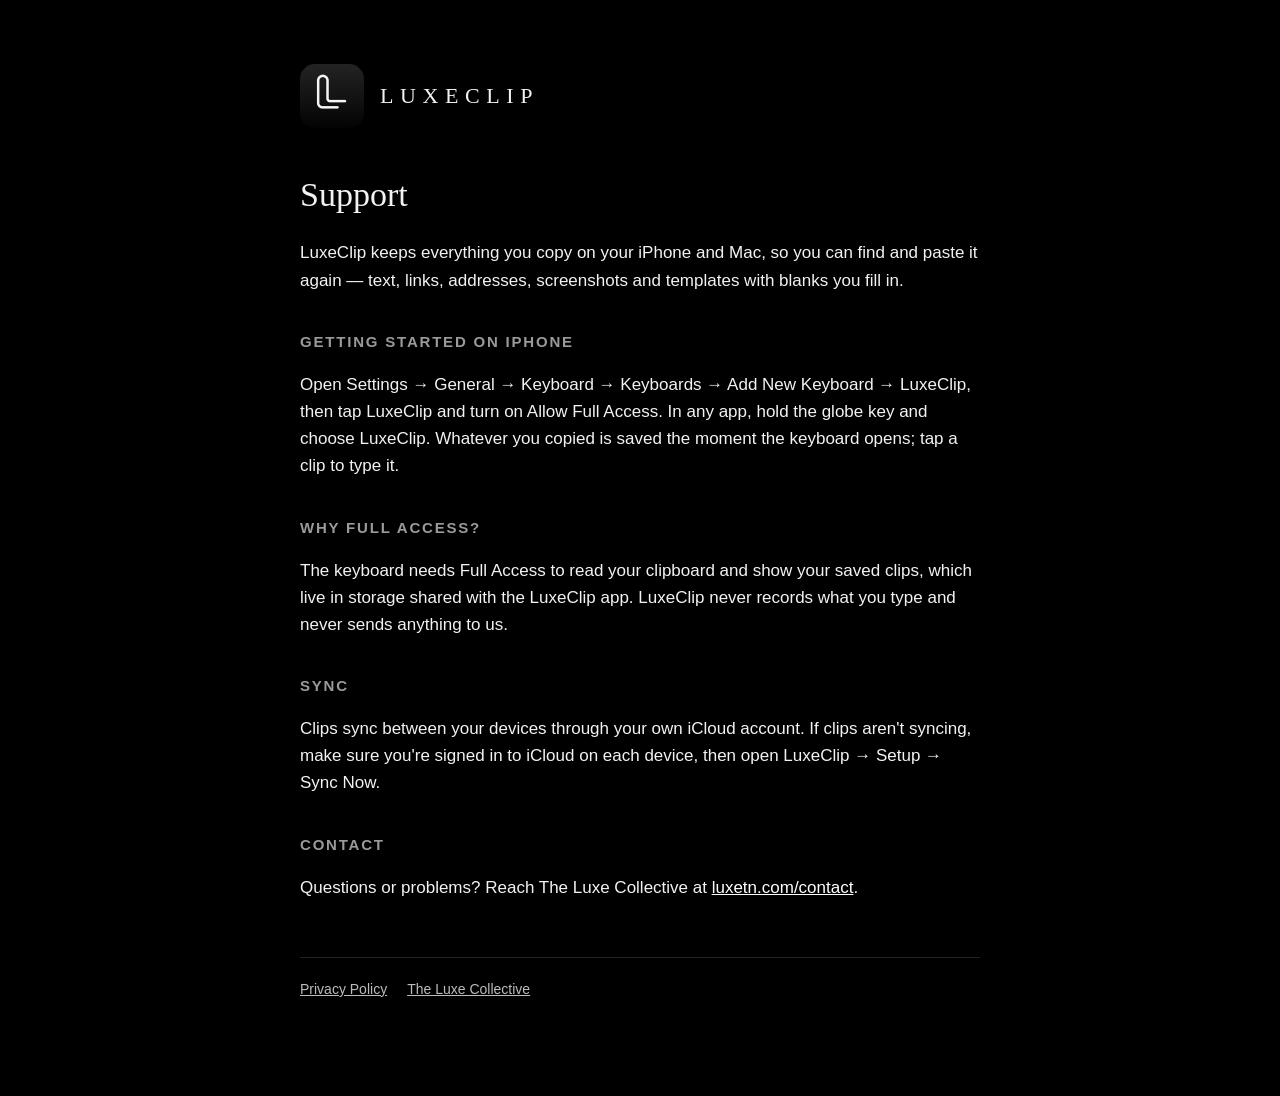
<file: index.html>
<!doctype html>
<html lang="en"><head><meta charset="utf-8"><meta name="viewport" content="width=device-width, initial-scale=1">
<title>LuxeClip Support</title><link rel="stylesheet" href="style.css"></head>
<body><main>
<header><img src="icon.png" alt=""><span class="wordmark">LUXECLIP</span></header>
<h1>Support</h1>
<p>LuxeClip keeps everything you copy on your iPhone and Mac, so you can find and paste it again — text, links, addresses, screenshots and templates with blanks you fill in.</p>
<h2>Getting started on iPhone</h2>
<p>Open Settings → General → Keyboard → Keyboards → Add New Keyboard → LuxeClip, then tap LuxeClip and turn on Allow Full Access. In any app, hold the globe key and choose LuxeClip. Whatever you copied is saved the moment the keyboard opens; tap a clip to type it.</p>
<h2>Why Full Access?</h2>
<p>The keyboard needs Full Access to read your clipboard and show your saved clips, which live in storage shared with the LuxeClip app. LuxeClip never records what you type and never sends anything to us.</p>
<h2>Sync</h2>
<p>Clips sync between your devices through your own iCloud account. If clips aren't syncing, make sure you're signed in to iCloud on each device, then open LuxeClip → Setup → Sync Now.</p>
<h2>Contact</h2>
<p>Questions or problems? Reach The Luxe Collective at <a href="https://luxetn.com/contact">luxetn.com/contact</a>.</p>
<nav><a href="privacy.html">Privacy Policy</a><a href="https://luxetn.com">The Luxe Collective</a></nav>
</main></body></html>
</file>
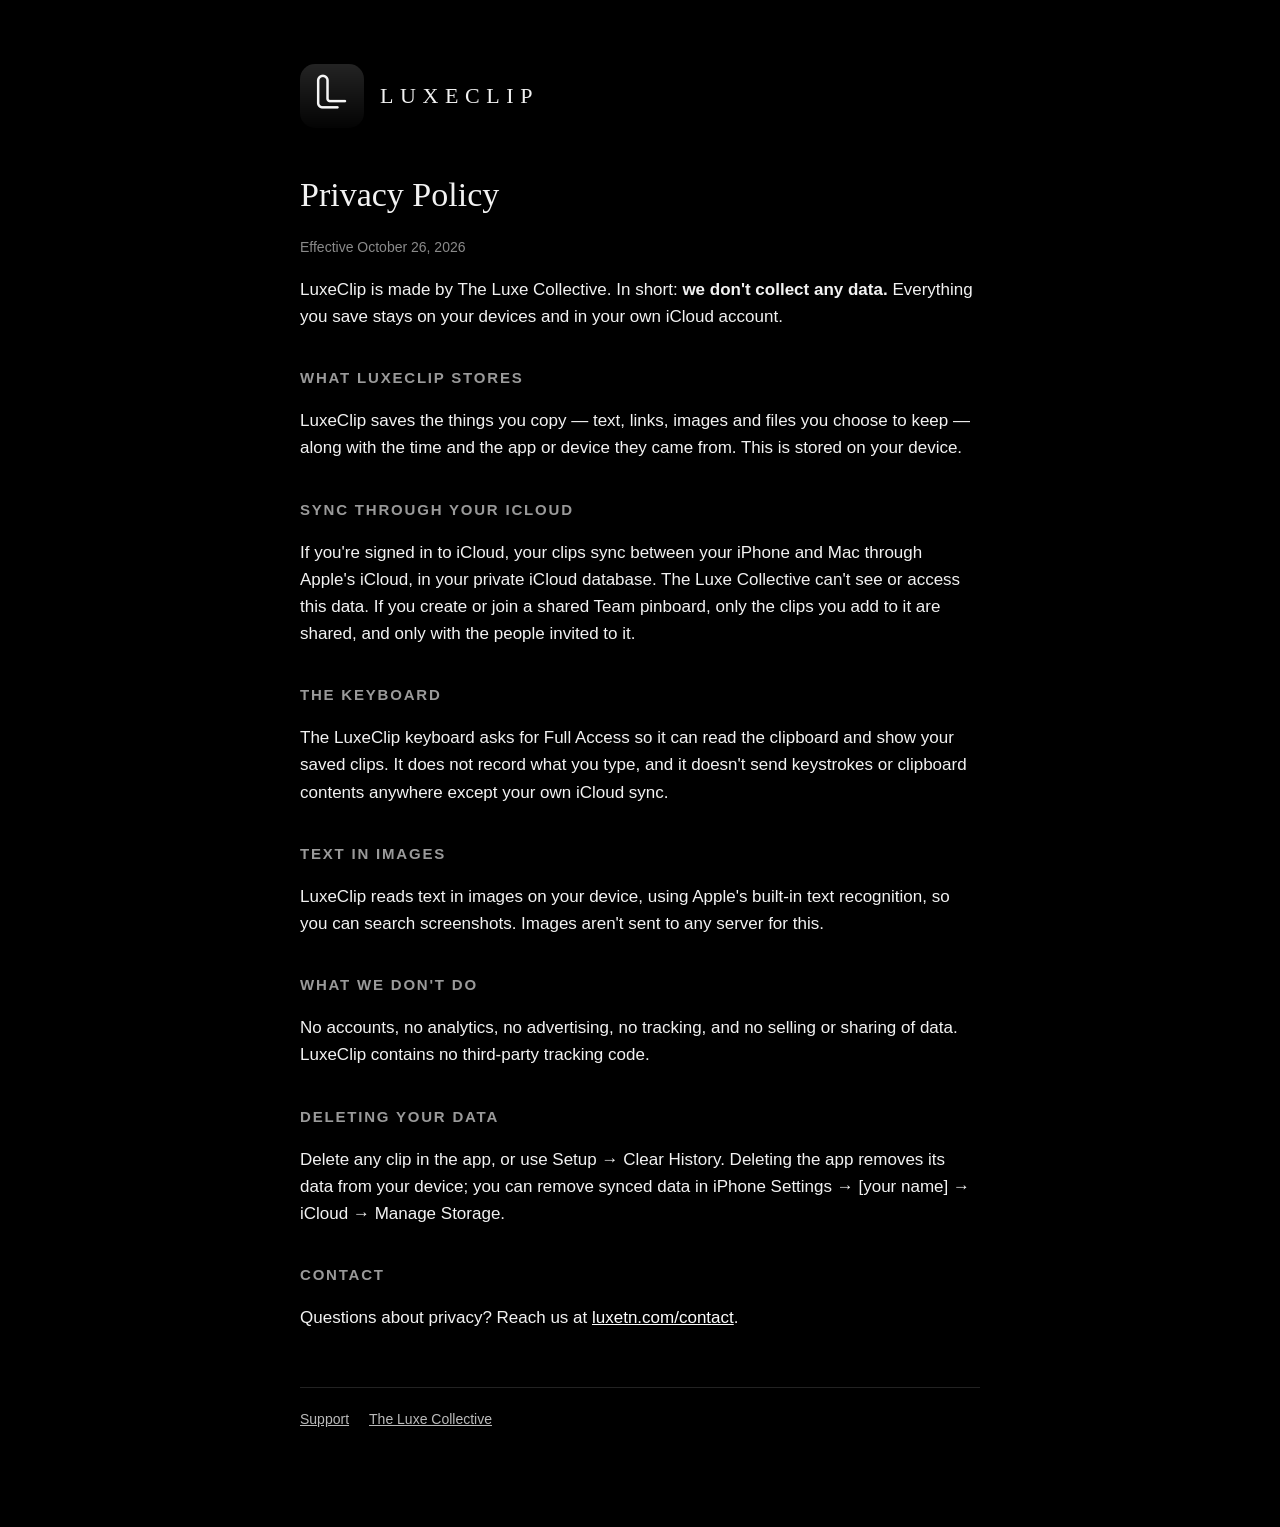
<file: privacy.html>
<!doctype html>
<html lang="en"><head><meta charset="utf-8"><meta name="viewport" content="width=device-width, initial-scale=1">
<title>LuxeClip Privacy Policy</title><link rel="stylesheet" href="style.css"></head>
<body><main>
<header><img src="icon.png" alt=""><span class="wordmark">LUXECLIP</span></header>
<h1>Privacy Policy</h1>
<p class="muted">Effective October 26, 2026</p>
<p>LuxeClip is made by The Luxe Collective. In short: <strong>we don't collect any data.</strong> Everything you save stays on your devices and in your own iCloud account.</p>
<h2>What LuxeClip stores</h2>
<p>LuxeClip saves the things you copy — text, links, images and files you choose to keep — along with the time and the app or device they came from. This is stored on your device.</p>
<h2>Sync through your iCloud</h2>
<p>If you're signed in to iCloud, your clips sync between your iPhone and Mac through Apple's iCloud, in your private iCloud database. The Luxe Collective can't see or access this data. If you create or join a shared Team pinboard, only the clips you add to it are shared, and only with the people invited to it.</p>
<h2>The keyboard</h2>
<p>The LuxeClip keyboard asks for Full Access so it can read the clipboard and show your saved clips. It does not record what you type, and it doesn't send keystrokes or clipboard contents anywhere except your own iCloud sync.</p>
<h2>Text in images</h2>
<p>LuxeClip reads text in images on your device, using Apple's built-in text recognition, so you can search screenshots. Images aren't sent to any server for this.</p>
<h2>What we don't do</h2>
<p>No accounts, no analytics, no advertising, no tracking, and no selling or sharing of data. LuxeClip contains no third-party tracking code.</p>
<h2>Deleting your data</h2>
<p>Delete any clip in the app, or use Setup → Clear History. Deleting the app removes its data from your device; you can remove synced data in iPhone Settings → [your name] → iCloud → Manage Storage.</p>
<h2>Contact</h2>
<p>Questions about privacy? Reach us at <a href="https://luxetn.com/contact">luxetn.com/contact</a>.</p>
<nav><a href="index.html">Support</a><a href="https://luxetn.com">The Luxe Collective</a></nav>
</main></body></html>
</file>
<file: style.css>
:root { color-scheme: dark; }
body { margin: 0; background: #000; color: #f2f2f2; font: 17px/1.6 -apple-system, BlinkMacSystemFont, "Helvetica Neue", sans-serif; }
main { max-width: 680px; margin: 0 auto; padding: 64px 24px 96px; }
header { display: flex; align-items: center; gap: 16px; margin-bottom: 40px; }
header img { width: 64px; height: 64px; border-radius: 15px; }
.wordmark { font-family: Didot, "Bodoni 72", Georgia, serif; letter-spacing: 0.3em; font-size: 22px; }
h1 { font-family: Didot, "Bodoni 72", Georgia, serif; font-weight: 400; font-size: 34px; margin: 0 0 8px; }
h2 { font-size: 15px; letter-spacing: 0.12em; text-transform: uppercase; color: #9a9a9a; margin: 36px 0 8px; }
a { color: #fff; }
.muted { color: #8a8a8a; font-size: 14px; }
nav { margin-top: 56px; border-top: 1px solid #222; padding-top: 20px; font-size: 14px; }
nav a { margin-right: 20px; color: #bbb; }
</file>
